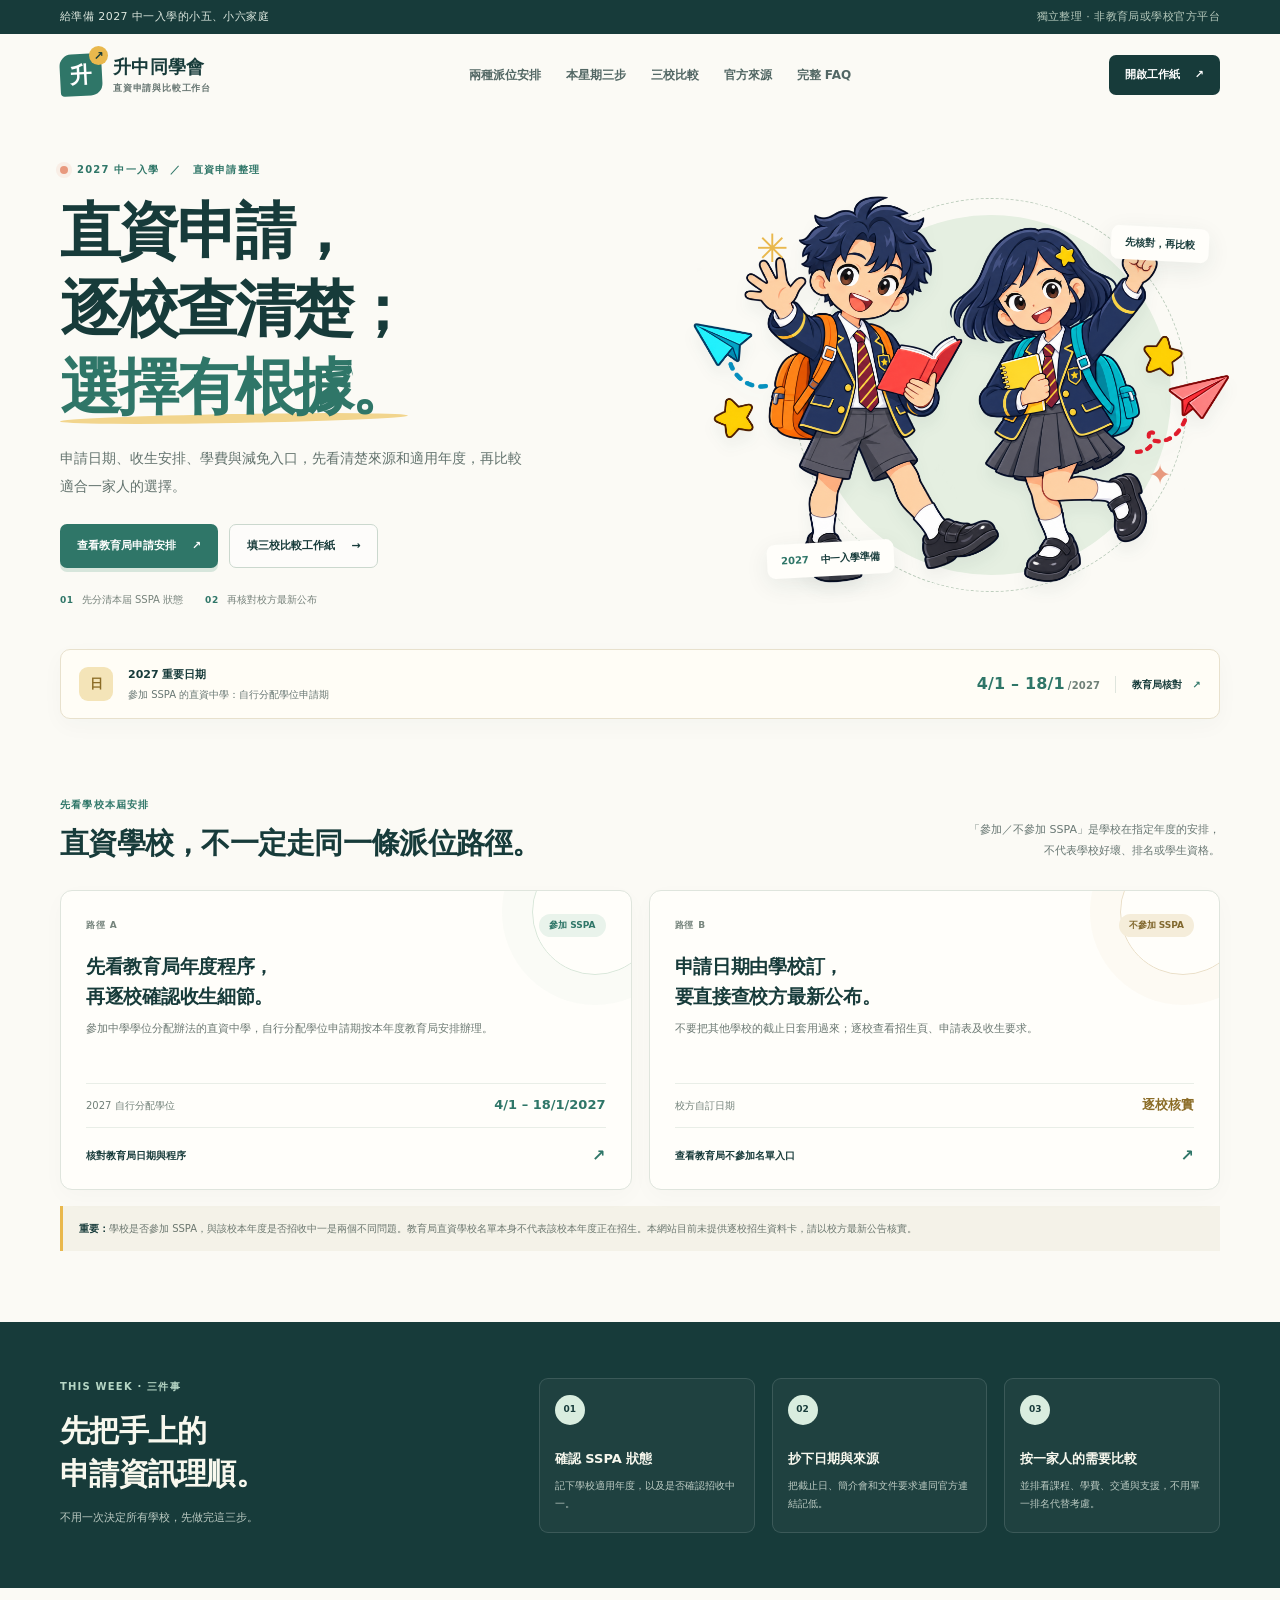
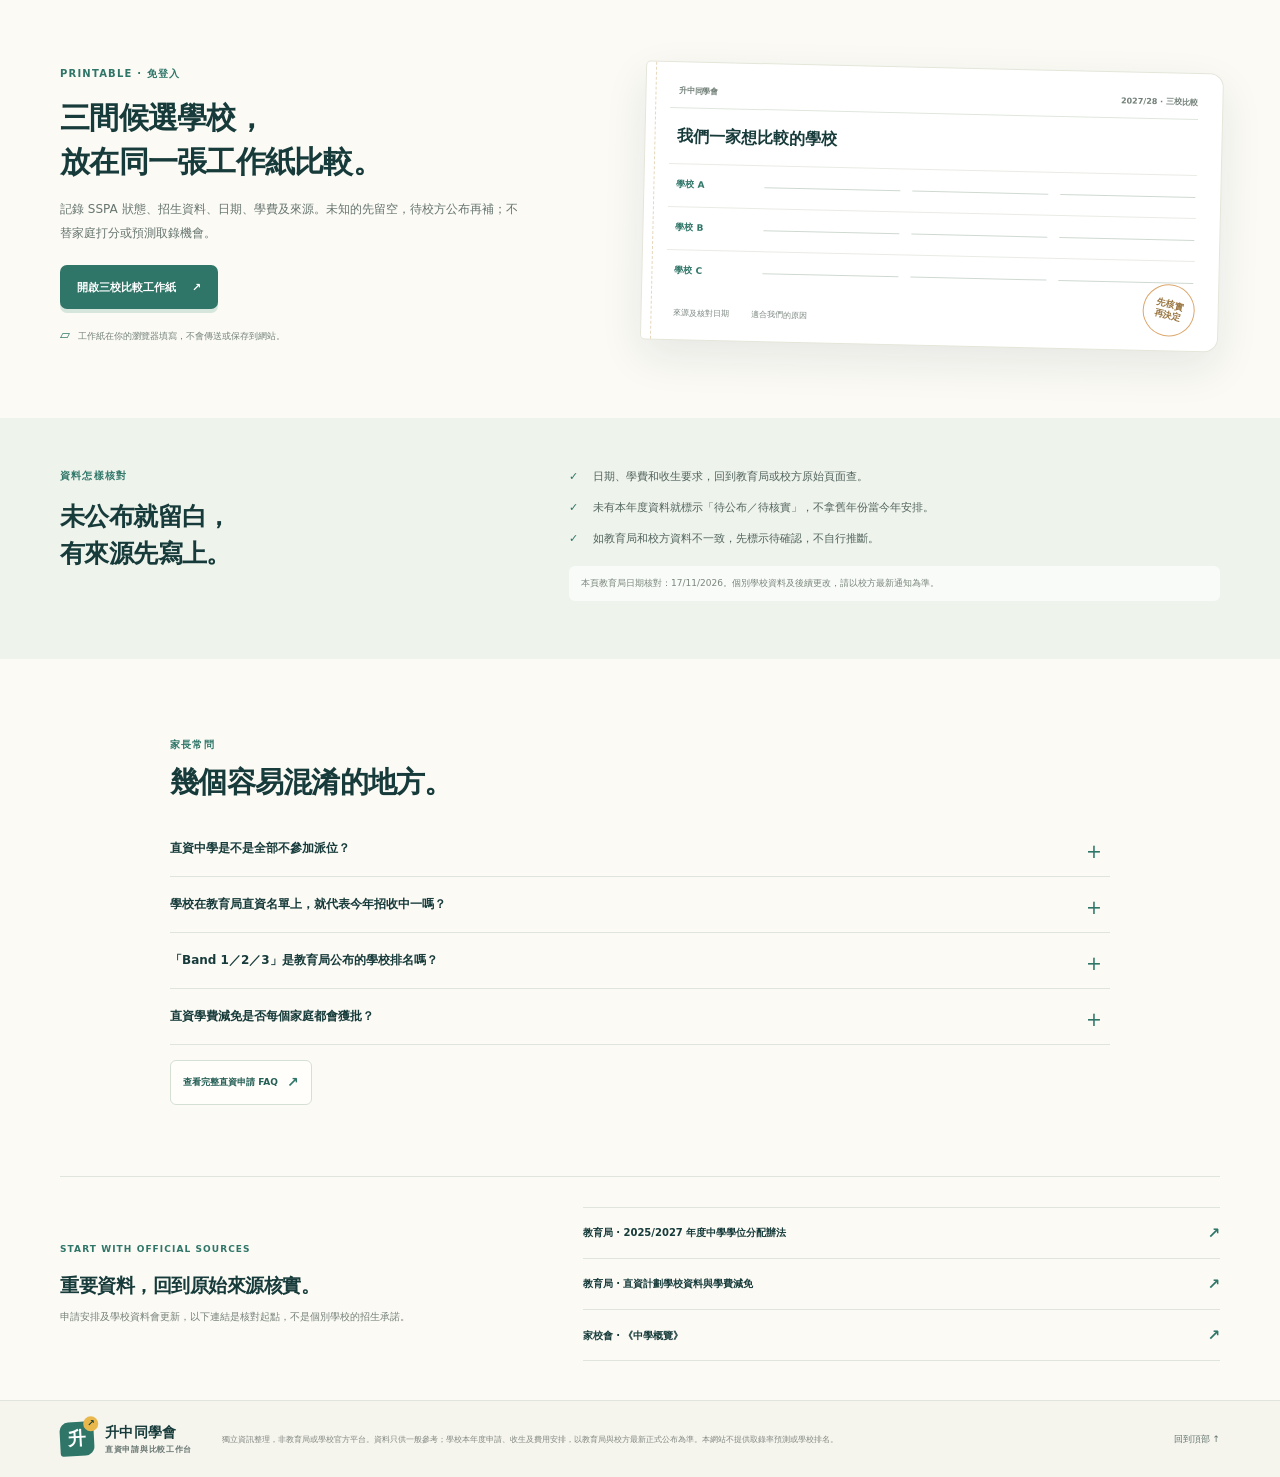
<file: index.html>
<!doctype html>
<html lang="zh-Hant-HK">
<head>
  <meta charset="utf-8">
  <meta name="viewport" content="width=device-width, initial-scale=1">
  <meta name="theme-color" content="#173b3a">
  <meta name="description" content="整理 2027 中一直資申請安排，分清參加與不參加 SSPA 的學校，核對日期、收生及學費來源，再用三校比較工作紙整理一家人的選擇。">
  <meta property="og:title" content="2027 直資中一申請與比較｜升中同學會">
  <meta property="og:description" content="直資申請有次序，升中選擇有根據。先分清本屆派位安排，再逐校核對官方資料。">
  <meta property="og:type" content="website">
  <title>2027 直資中一申請｜日期與選校比較｜升中同學會</title>
  <link rel="icon" href="favicon.svg" type="image/svg+xml">
  <link rel="stylesheet" href="style.css">
  <script src="app.js" defer></script>
</head>
<body>
  <a class="skip-link" href="#main">跳至主要內容</a>
  <div class="topline"><div class="wrap topline-inner"><span>給準備 2027 中一入學的小五、小六家庭</span><span>獨立整理 · 非教育局或學校官方平台</span></div></div>
  <header class="site-header wrap">
    <a class="brand" href="#top" aria-label="升中同學會首頁">
      <span class="brand-mark" aria-hidden="true">升<span>↗</span></span>
      <span class="brand-name">升中同學會<small>直資申請與比較工作台</small></span>
    </a>
    <nav class="main-nav" aria-label="主要導覽">
      <a href="#routes">兩種派位安排</a>
      <a href="#checklist">本星期三步</a>
      <a href="#worksheet">三校比較</a>
      <a href="#sources">官方來源</a>
      <a href="faq.html">完整 FAQ</a>
    </nav>
    <a class="header-cta" href="worksheet.html">開啟工作紙 <span aria-hidden="true">↗</span></a>
  </header>

  <main id="main">
    <section class="hero wrap" id="top">
      <div class="hero-copy">
        <p class="eyebrow"><span class="eyebrow-dot"></span>2027 中一入學　／　直資申請整理</p>
        <h1>直資申請，<br>逐校查清楚；<br><em>選擇有根據。</em></h1>
        <p class="hero-lead">申請日期、收生安排、學費與減免入口，先看清楚來源和適用年度，再比較適合一家人的選擇。</p>
        <div class="hero-actions">
          <a class="button button-primary" href="https://www.edb.gov.hk/tc/edu-system/primary-secondary/spa-systems/secondary-spa/general-info/index.html" target="_blank" rel="noopener noreferrer">查看教育局申請安排 <span aria-hidden="true">↗</span></a>
          <a class="button button-quiet" href="worksheet.html">填三校比較工作紙 <span aria-hidden="true">→</span></a>
        </div>
        <div class="hero-proof"><span><b>01</b> 先分清本屆 SSPA 狀態</span><span><b>02</b> 再核對校方最新公布</span></div>
      </div>
      <div class="hero-art" aria-label="升中同學會吉祥物小朗與小晴插畫">
        <div class="art-disc"></div><span class="art-star star-a" aria-hidden="true">✳</span><span class="art-star star-b" aria-hidden="true">✦</span>
        <div class="art-note note-top">先核對，再比較</div>
        <img src="mascots.png" alt="升中同學會吉祥物小朗與小晴，背着書包一起出發。" width="2304" height="1536" fetchpriority="high">
        <div class="art-note note-bottom"><span>2027</span> 中一入學準備</div>
      </div>
    </section>

    <section class="deadline-bar wrap" aria-label="2027 年自行分配學位申請日期">
      <div class="deadline-icon" aria-hidden="true">日</div>
      <div class="deadline-copy"><strong>2027 重要日期</strong><span>參加 SSPA 的直資中學：自行分配學位申請期</span></div>
      <div class="deadline-date">4/1 – 18/1<span>/2027</span></div>
      <a href="https://www.edb.gov.hk/tc/edu-system/primary-secondary/spa-systems/secondary-spa/general-info/index.html" target="_blank" rel="noopener noreferrer" aria-label="到教育局核對 2027 年申請日期">教育局核對 <b aria-hidden="true">↗</b></a>
    </section>

    <section class="section wrap route-section" id="routes">
      <div class="section-head">
        <div><p class="eyebrow">先看學校本屆安排</p><h2>直資學校，<br class="mobile-only">不一定走同一條派位路徑。</h2></div>
        <p class="head-note">「參加／不參加 SSPA」是學校在指定年度的安排，<br class="desktop-only">不代表學校好壞、排名或學生資格。</p>
      </div>
      <div class="route-grid">
        <article class="route-card route-participating">
          <div class="route-card-top"><span class="route-number">路徑 A</span><span class="status-pill">參加 SSPA</span></div>
          <h3>先看教育局年度程序，<br>再逐校確認收生細節。</h3>
          <p>參加中學學位分配辦法的直資中學，自行分配學位申請期按本年度教育局安排辦理。</p>
          <div class="route-date"><span>2027 自行分配學位</span><strong>4/1 – 18/1/2027</strong></div>
          <a class="card-link" href="https://www.edb.gov.hk/tc/edu-system/primary-secondary/spa-systems/secondary-spa/general-info/index.html" target="_blank" rel="noopener noreferrer">核對教育局日期與程序 <span aria-hidden="true">↗</span></a>
        </article>
        <article class="route-card route-independent">
          <div class="route-card-top"><span class="route-number">路徑 B</span><span class="status-pill">不參加 SSPA</span></div>
          <h3>申請日期由學校訂，<br>要直接查校方最新公布。</h3>
          <p>不要把其他學校的截止日套用過來；逐校查看招生頁、申請表及收生要求。</p>
          <div class="route-date"><span>校方自訂日期</span><strong>逐校核實</strong></div>
          <a class="card-link" href="https://www.edb.gov.hk/tc/edu-system/primary-secondary/spa-systems/secondary-spa/general-info/index.html" target="_blank" rel="noopener noreferrer">查看教育局不參加名單入口 <span aria-hidden="true">↗</span></a>
        </article>
      </div>
      <p class="scope-note"><strong>重要：</strong>學校是否參加 SSPA，與該校本年度是否招收中一是兩個不同問題。教育局直資學校名單本身不代表該校本年度正在招生。本網站目前未提供逐校招生資料卡，請以校方最新公告核實。</p>
    </section>

    <section class="steps-band" id="checklist">
      <div class="wrap steps-content">
        <div class="steps-intro"><p class="eyebrow eyebrow-light">THIS WEEK · 三件事</p><h2>先把手上的<br>申請資訊理順。</h2><p>不用一次決定所有學校，先做完這三步。</p></div>
        <ol class="step-list">
          <li><span>01</span><div><h3>確認 SSPA 狀態</h3><p>記下學校適用年度，以及是否確認招收中一。</p></div></li>
          <li><span>02</span><div><h3>抄下日期與來源</h3><p>把截止日、簡介會和文件要求連同官方連結記低。</p></div></li>
          <li><span>03</span><div><h3>按一家人的需要比較</h3><p>並排看課程、學費、交通與支援，不用單一排名代替考慮。</p></div></li>
        </ol>
      </div>
    </section>

    <section class="section wrap worksheet-section" id="worksheet">
      <div class="worksheet-copy"><p class="eyebrow">PRINTABLE · 免登入</p><h2>三間候選學校，<br>放在同一張工作紙比較。</h2><p>記錄 SSPA 狀態、招生資料、日期、學費及來源。未知的先留空，待校方公布再補；不替家庭打分或預測取錄機會。</p><a class="button button-primary" href="worksheet.html">開啟三校比較工作紙 <span aria-hidden="true">↗</span></a><p class="privacy-note"><span aria-hidden="true">▱</span> 工作紙在你的瀏覽器填寫，不會傳送或保存到網站。</p></div>
      <div class="worksheet-preview" aria-hidden="true">
        <div class="paper-head"><span>升中同學會</span><span>2027/28 · 三校比較</span></div>
        <div class="paper-title">我們一家想比較的學校</div>
        <div class="paper-row"><span>學校 A</span><i></i><i></i><i></i></div>
        <div class="paper-row"><span>學校 B</span><i></i><i></i><i></i></div>
        <div class="paper-row"><span>學校 C</span><i></i><i></i><i></i></div>
        <div class="paper-foot"><span>來源及核對日期</span><span>適合我們的原因</span></div>
        <span class="paper-stamp">先核實<br>再決定</span>
      </div>
    </section>

    <section class="verification-section">
      <div class="wrap verification-grid">
        <div><p class="eyebrow">資料怎樣核對</p><h2>未公布就留白，<br>有來源先寫上。</h2></div>
        <div class="verification-points">
          <p><span>✓</span> 日期、學費和收生要求，回到教育局或校方原始頁面查。</p>
          <p><span>✓</span> 未有本年度資料就標示「待公布／待核實」，不拿舊年份當今年安排。</p>
          <p><span>✓</span> 如教育局和校方資料不一致，先標示待確認，不自行推斷。</p>
          <p class="verified-date">本頁教育局日期核對：17/11/2026。個別學校資料及後續更改，請以校方最新通知為準。</p>
        </div>
      </div>
    </section>

    <section class="section wrap faq-section" id="faq">
      <div class="section-head"><div><p class="eyebrow">家長常問</p><h2>幾個容易混淆的地方。</h2></div></div>
      <div class="faq-list">
        <details><summary>直資中學是不是全部不參加派位？</summary><p>不是。直資中學可以參加或不參加中學學位分配辦法（SSPA）。要按指定年度教育局名單及學校公告逐校確認。</p></details>
        <details><summary>學校在教育局直資名單上，就代表今年招收中一嗎？</summary><p>不代表。學校是否提供本年度中一學額、是否正在招生，須另外查閱校方本年度公布。</p></details>
        <details><summary>「Band 1／2／3」是教育局公布的學校排名嗎？</summary><p>不是官方學校排名；坊間學校 Banding 亦不可與學生在派位機制內的組別混為一談。比較時可按課程、家庭需要、學費、地點及支援等條件逐項看。</p></details>
        <details><summary>直資學費減免是否每個家庭都會獲批？</summary><p>教育局要求直資學校設立學費減免和獎助學金計劃，但申請資格及校方程序各有不同。請查閱個別學校的最新計劃資料；本網站不推斷任何家庭的批核結果。</p></details>
      </div>
      <a class="faq-more" href="faq.html">查看完整直資申請 FAQ <span aria-hidden="true">↗</span></a>
    </section>

    <section class="source-section wrap" id="sources">
      <div><p class="eyebrow">START WITH OFFICIAL SOURCES</p><h2>重要資料，回到原始來源核實。</h2><p>申請安排及學校資料會更新，以下連結是核對起點，不是個別學校的招生承諾。</p></div>
      <div class="source-links">
        <a href="https://www.edb.gov.hk/tc/edu-system/primary-secondary/spa-systems/secondary-spa/general-info/index.html" target="_blank" rel="noopener noreferrer"><span>教育局 · 2025/2027 年度中學學位分配辦法</span><b aria-hidden="true">↗</b></a>
        <a href="https://www.edb.gov.hk/tc/edu-system/primary-secondary/applicable-to-primary-secondary/direct-subsidy-scheme/info-sch.html" target="_blank" rel="noopener noreferrer"><span>教育局 · 直資計劃學校資料與學費減免</span><b aria-hidden="true">↗</b></a>
        <a href="https://www.chsc.hk/secondary/" target="_blank" rel="noopener noreferrer"><span>家校會 · 《中學概覽》</span><b aria-hidden="true">↗</b></a>
      </div>
    </section>
  </main>

  <footer class="site-footer">
    <div class="wrap footer-inner">
      <a class="brand footer-brand" href="#top"><span class="brand-mark" aria-hidden="true">升<span>↗</span></span><span class="brand-name">升中同學會<small>直資申請與比較工作台</small></span></a>
      <p>獨立資訊整理，非教育局或學校官方平台。資料只供一般參考；學校本年度申請、收生及費用安排，以教育局與校方最新正式公布為準。本網站不提供取錄率預測或學校排名。</p>
      <a class="back-top" href="#top">回到頂部 ↑</a>
    </div>
  </footer>
</body>
</html>
</file>
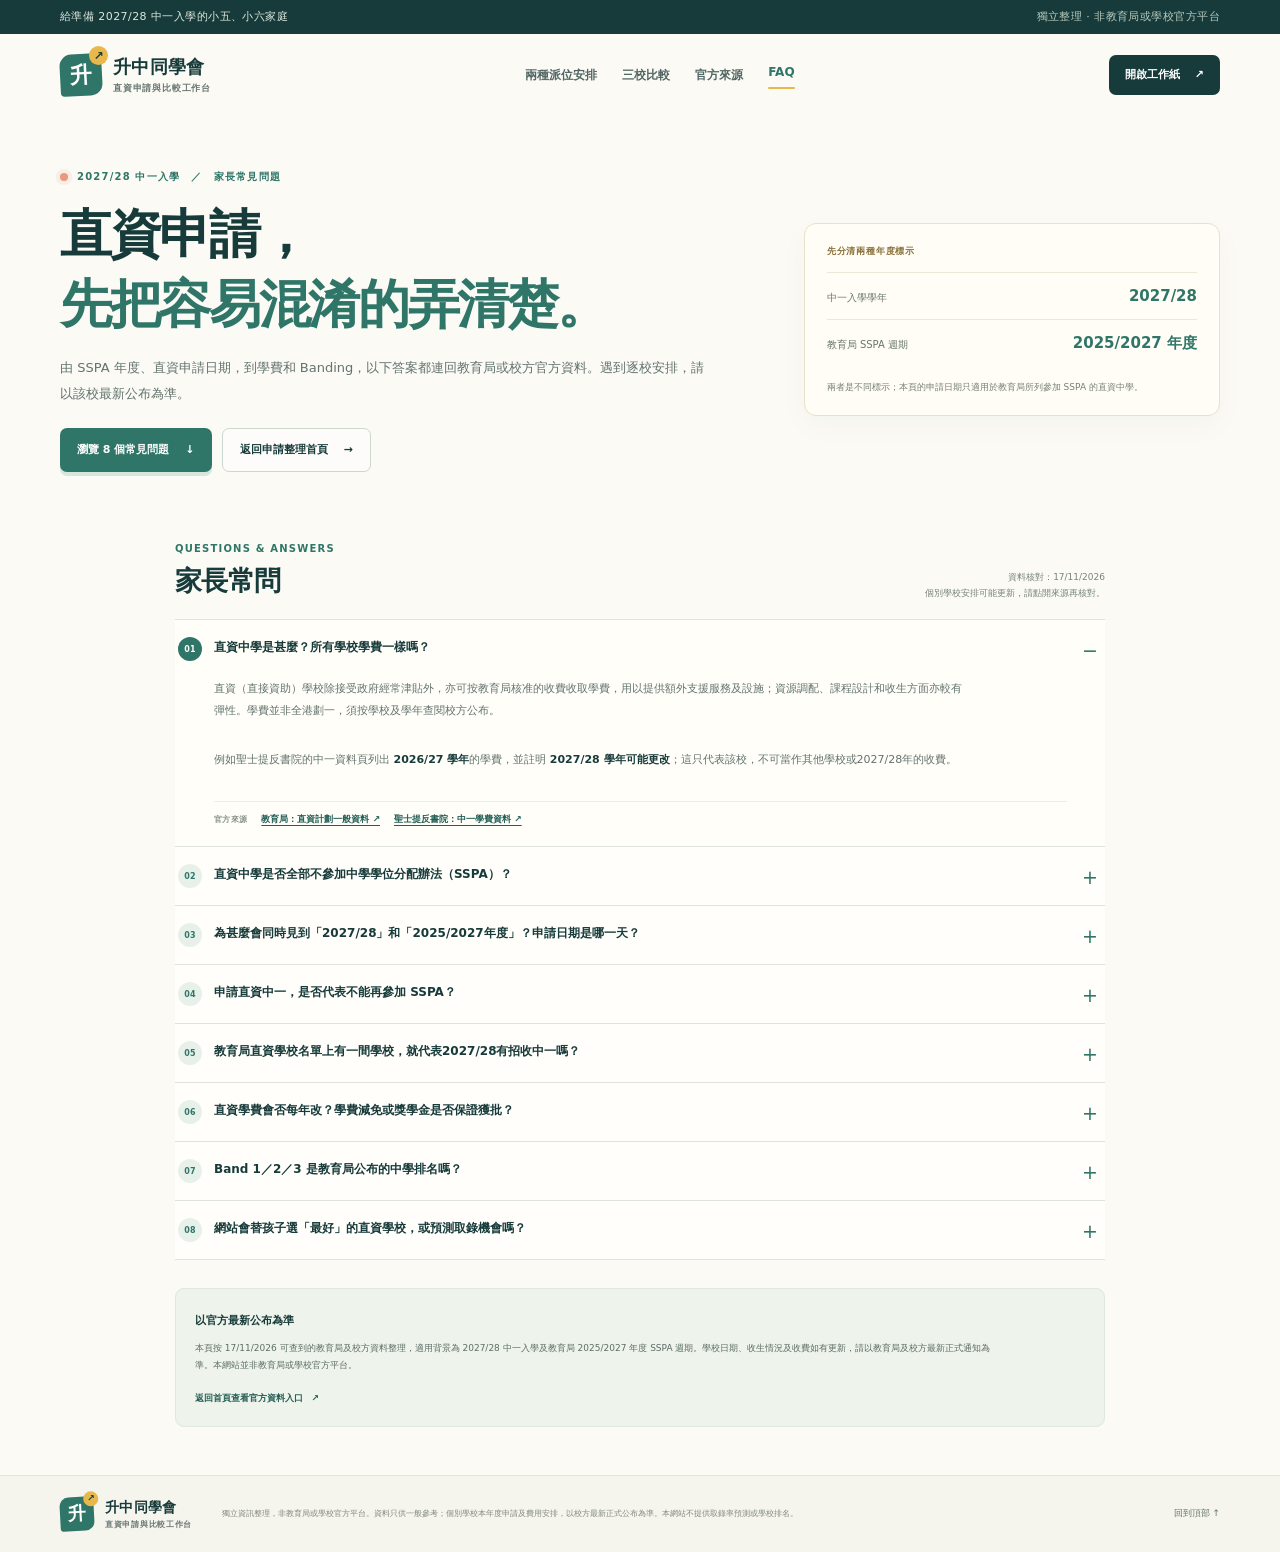
<file: faq.html>
<!doctype html>
<html lang="zh-Hant-HK">
<head>
  <meta charset="utf-8">
  <meta name="viewport" content="width=device-width, initial-scale=1">
  <meta name="theme-color" content="#173b3a">
  <meta name="description" content="整理2027/28直資中一申請、SSPA年度安排、申請日期、學費減免及Banding常見問題；附教育局及校方官方來源。">
  <meta property="og:title" content="直資中一申請 FAQ｜升中同學會">
  <meta property="og:description" content="分清2027/28中一入學與2025/2027年度SSPA安排，逐題回到教育局及校方來源核實。">
  <meta property="og:type" content="website">
  <title>直資中一申請 FAQ｜升中同學會</title>
  <link rel="icon" href="favicon.svg" type="image/svg+xml">
  <link rel="stylesheet" href="style.css">
</head>
<body>
  <a class="skip-link" href="#main">跳至主要內容</a>
  <div class="topline"><div class="wrap topline-inner"><span>給準備 2027/28 中一入學的小五、小六家庭</span><span>獨立整理 · 非教育局或學校官方平台</span></div></div>
  <header class="site-header wrap faq-site-header">
    <a class="brand" href="index.html#top" aria-label="升中同學會首頁">
      <span class="brand-mark" aria-hidden="true">升<span>↗</span></span>
      <span class="brand-name">升中同學會<small>直資申請與比較工作台</small></span>
    </a>
    <nav class="main-nav" aria-label="主要導覽">
      <a href="index.html#routes">兩種派位安排</a>
      <a href="index.html#worksheet">三校比較</a>
      <a href="index.html#sources">官方來源</a>
      <a href="faq.html" aria-current="page">FAQ</a>
    </nav>
    <a class="header-cta" href="worksheet.html">開啟工作紙 <span aria-hidden="true">↗</span></a>
  </header>

  <main id="main" class="faq-page-main">
    <section class="faq-page-hero wrap">
      <div>
        <p class="eyebrow"><span class="eyebrow-dot"></span>2027/28 中一入學　／　家長常見問題</p>
        <h1>直資申請，<br><em>先把容易混淆的弄清楚。</em></h1>
        <p class="faq-page-lead">由 SSPA 年度、直資申請日期，到學費和 Banding，以下答案都連回教育局或校方官方資料。遇到逐校安排，請以該校最新公布為準。</p>
        <div class="faq-page-actions">
          <a class="button button-primary" href="#questions">瀏覽 8 個常見問題 <span aria-hidden="true">↓</span></a>
          <a class="button button-quiet" href="index.html">返回申請整理首頁 <span aria-hidden="true">→</span></a>
        </div>
      </div>
      <aside class="faq-year-card" aria-label="本頁適用年度">
        <span class="faq-card-label">先分清兩種年度標示</span>
        <div><small>中一入學學年</small><strong>2027/28</strong></div>
        <div><small>教育局 SSPA 週期</small><strong>2025/2027 年度</strong></div>
        <p>兩者是不同標示；本頁的申請日期只適用於教育局所列參加 SSPA 的直資中學。</p>
      </aside>
    </section>

    <section class="faq-page-content wrap" id="questions" aria-labelledby="faq-heading">
      <div class="faq-page-heading">
        <div><p class="eyebrow">QUESTIONS & ANSWERS</p><h2 id="faq-heading">家長常問</h2></div>
        <p>資料核對：17/11/2026<br>個別學校安排可能更新，請點開來源再核對。</p>
      </div>

      <div class="faq-list faq-page-list">
        <details open>
          <summary><span class="faq-index">01</span><span>直資中學是甚麼？所有學校學費一樣嗎？</span></summary>
          <div class="faq-answer">
            <p>直資（直接資助）學校除接受政府經常津貼外，亦可按教育局核准的收費收取學費，用以提供額外支援服務及設施；資源調配、課程設計和收生方面亦較有彈性。學費並非全港劃一，須按學校及學年查閱校方公布。</p>
            <p>例如聖士提反書院的中一資料頁列出 <strong>2026/27 學年</strong>的學費，並註明 <strong>2027/28 學年可能更改</strong>；這只代表該校，不可當作其他學校或2027/28年的收費。</p>
            <div class="faq-citations"><span>官方來源</span><a href="https://www.edb.gov.hk/tc/edu-system/primary-secondary/applicable-to-primary-secondary/direct-subsidy-scheme/info-sch.html" target="_blank" rel="noopener noreferrer">教育局：直資計劃一般資料 ↗</a><a href="https://www.ssc.edu.hk/en/site/view?name=Notes+to+Parents_S1" target="_blank" rel="noopener noreferrer">聖士提反書院：中一學費資料 ↗</a></div>
          </div>
        </details>

        <details>
          <summary><span class="faq-index">02</span><span>直資中學是否全部不參加中學學位分配辦法（SSPA）？</span></summary>
          <div class="faq-answer">
            <p>不是。教育局的 <strong>2025/2027 年度</strong>資料分列參加與不參加 SSPA 的直資中學，並有該年度不參加派位直資中學名單。申請2027/28中一時，應按本屆名單及學校最新公布逐校核對；「直資」身份本身不能判斷派位狀態。</p>
            <p>這個標籤只說明學校在指定年度的安排，不代表學生資格、學校等級或錄取機會。</p>
            <div class="faq-citations"><span>官方來源</span><a href="https://www.edb.gov.hk/tc/edu-system/primary-secondary/spa-systems/secondary-spa/general-info/index.html" target="_blank" rel="noopener noreferrer">教育局：2025/2027年度中學學位分配辦法 ↗</a><a href="https://www.edb.gov.hk/attachment/tc/edu-system/primary-secondary/spa-systems/secondary-spa/general-info/NDSS_List_SSPA2027.pdf" target="_blank" rel="noopener noreferrer">教育局：不參加2025/2027年度派位的直資中學名單 ↗</a></div>
          </div>
        </details>

        <details>
          <summary><span class="faq-index">03</span><span>為甚麼會同時見到「2027/28」和「2025/2027年度」？申請日期是哪一天？</span></summary>
          <div class="faq-answer">
            <p>教育局資料分別使用「2027/28學年」描述中一入學學年，以及「2025/2027年度」描述 SSPA 週期，兩者是不同標示。參加 SSPA 的直資中學，自行分配學位申請期為 <strong>4/1/2027 至 18/1/2027</strong>。</p>
            <p>這個日期不適用於不參加 SSPA 的直資中學；其申請日期由學校自行訂定，請查校方最新公布。</p>
            <div class="faq-citations"><span>官方來源</span><a href="https://www.edb.gov.hk/tc/edu-system/primary-secondary/spa-systems/secondary-spa/general-info/index.html" target="_blank" rel="noopener noreferrer">教育局：中學學位分配辦法內容（中文）↗</a><a href="https://www.edb.gov.hk/en/edu-system/primary-secondary/spa-systems/secondary-spa/general-info/index.html" target="_blank" rel="noopener noreferrer">教育局：SSPA 2025/2027 Cycle（英文）↗</a></div>
          </div>
        </details>

        <details>
          <summary><span class="faq-index">04</span><span>申請直資中一，是否代表不能再參加 SSPA？</span></summary>
          <div class="faq-answer">
            <p>不要把「申請」和「接受學位」混為一談。參加 SSPA 與不參加 SSPA 的直資學校，申請及派位安排不同；如收到取錄通知，應按 <strong>2025/2027年度教育局家長單張</strong>和該校書面通知，確認接受、回覆及放棄學位的程序與期限。</p>
            <p class="faq-caution"><strong>重要：</strong>這題涉及個別家庭的學位選擇；本頁不代替教育局當屆完整程序，也不以通用答案判斷某一個取錄通知。請直接核對原單張及校方通知。</p>
            <div class="faq-citations"><span>官方來源</span><a href="https://www.edb.gov.hk/attachment/tc/edu-system/primary-secondary/spa-systems/secondary-spa/general-info/SSPA_2027_leaflet_TC.pdf" target="_blank" rel="noopener noreferrer">教育局：2025/2027年度中學學位分配辦法簡介單張 ↗</a><a href="https://www.edb.gov.hk/tc/edu-system/primary-secondary/spa-systems/secondary-spa/general-info/index.html" target="_blank" rel="noopener noreferrer">教育局：中學學位分配辦法內容 ↗</a></div>
          </div>
        </details>

        <details>
          <summary><span class="faq-index">05</span><span>教育局直資學校名單上有一間學校，就代表2027/28有招收中一嗎？</span></summary>
          <div class="faq-answer">
            <p>不代表。教育局直資及 SSPA 資料說明學校類別和特定年度的派位安排，不能單憑列入名單確認學校2027/28有招收中一。請逐校查看招生頁、申請表和截止日期。</p>
            <p>例如羅定邦中學校方網站另有「2027/28中一入學」資料；這只是一間學校的例子，不代表其他學校或完整招生名單。</p>
            <div class="faq-citations"><span>官方來源</span><a href="https://www.edb.gov.hk/en/edu-system/primary-secondary/spa-systems/secondary-spa/general-info/index.html" target="_blank" rel="noopener noreferrer">教育局：SSPA 2025/2027年度資料 ↗</a><a href="https://www.ltpss.edu.hk/en/s1-admission-info-days-%E4%B8%AD%E4%B8%80%E5%85%A5%E5%AD%B8%E7%94%B3%E8%AB%8B%E5%8F%8A%E8%B3%87%E8%A8%8A%E6%97%A5" target="_blank" rel="noopener noreferrer">羅定邦中學：2027/28中一入學申請及資訊日 ↗</a></div>
          </div>
        </details>

        <details>
          <summary><span class="faq-index">06</span><span>直資學費會否每年改？學費減免或獎學金是否保證獲批？</span></summary>
          <div class="faq-answer">
            <p>直資學校按教育局發出的收費證明書所列數額收費；費用可能按學年調整，應查校方最新公布。教育局要求直資學校設立學費減免及獎學金計劃，並至少撥出學費總收入的10%；但這不代表每位申請人都會獲批，資格、評估方法和資助條件須逐校查看。</p>
            <div class="faq-citations"><span>官方來源</span><a href="https://www.edb.gov.hk/tc/edu-system/primary-secondary/applicable-to-primary-secondary/direct-subsidy-scheme/info-sch.html" target="_blank" rel="noopener noreferrer">教育局：直資學校收費與學費減免要求 ↗</a><a href="https://www.fssas.edu.hk/tc/content.php?wid=167" target="_blank" rel="noopener noreferrer">學校例子：福建中學附屬學校學費及獎助學金頁 ↗</a></div>
            <p class="faq-source-note">福建中學附屬學校頁面只作校方資料格式例子；未確認該頁「本年度」金額所屬學年，本頁不引用其學費數字。該校對2027/28學費亦標示可能調整、仍待審批。</p>
          </div>
        </details>

        <details>
          <summary><span class="faq-index">07</span><span>Band 1／2／3 是教育局公布的中學排名嗎？</span></summary>
          <div class="faq-answer">
            <p>不是。教育局所述 Band 1／2／3 是參加 SSPA 學生的派位組別，按經調整的校內成績在全港或所屬學校網內平均劃分，供統一派位甲部及乙部安排派位先後次序；不是中學排名。</p>
            <p>全港組別與學校網組別可以不同；派位組別也不是小六成績的絕對標準，不能單憑校內名次準確預測個別學生組別。</p>
            <div class="faq-citations"><span>官方來源</span><a href="https://www.edb.gov.hk/attachment/tc/edu-system/primary-secondary/spa-systems/secondary-spa/general-info/FAQ_SSPA_2027_Sept_CA_TC.pdf" target="_blank" rel="noopener noreferrer">教育局：2025–2027年度中學學位分配辦法常見問題 ↗</a><a href="https://www.edb.gov.hk/tc/edu-system/primary-secondary/spa-systems/secondary-spa/general-info/index.html" target="_blank" rel="noopener noreferrer">教育局：SSPA 2025/2027年度資料 ↗</a></div>
          </div>
        </details>

        <details>
          <summary><span class="faq-index">08</span><span>網站會替孩子選「最好」的直資學校，或預測取錄機會嗎？</span></summary>
          <div class="faq-answer">
            <p>不會。升中同學會整理可核對的申請資料，並提供按家庭條件比較的工具；不替學校排名、不用單一分數決定「最好」，也不預測個別學生取錄率。</p>
            <p>你可以按家庭重視的課程、申請安排、學費、地點及學生支援逐項比較；日期、收生和費用則回到教育局或校方最新公布核實。</p>
            <div class="faq-citations"><span>相關官方入口</span><a href="https://www.edb.gov.hk/tc/edu-system/primary-secondary/spa-systems/secondary-spa/general-info/index.html" target="_blank" rel="noopener noreferrer">教育局：中學學位分配辦法內容 ↗</a><a href="https://www.edb.gov.hk/tc/edu-system/primary-secondary/applicable-to-primary-secondary/direct-subsidy-scheme/info-sch.html" target="_blank" rel="noopener noreferrer">教育局：直資計劃學校資料 ↗</a></div>
          </div>
        </details>
      </div>

      <aside class="faq-bottom-note">
        <strong>以官方最新公布為準</strong>
        <p>本頁按 17/11/2026 可查到的教育局及校方資料整理，適用背景為 2027/28 中一入學及教育局 2025/2027 年度 SSPA 週期。學校日期、收生情況及收費如有更新，請以教育局及校方最新正式通知為準。本網站並非教育局或學校官方平台。</p>
        <a href="index.html#sources">返回首頁查看官方資料入口 <span aria-hidden="true">↗</span></a>
      </aside>
    </section>
  </main>

  <footer class="site-footer">
    <div class="wrap footer-inner">
      <a class="brand footer-brand" href="index.html#top"><span class="brand-mark" aria-hidden="true">升<span>↗</span></span><span class="brand-name">升中同學會<small>直資申請與比較工作台</small></span></a>
      <p>獨立資訊整理，非教育局或學校官方平台。資料只供一般參考；個別學校本年度申請及費用安排，以校方最新正式公布為準。本網站不提供取錄率預測或學校排名。</p>
      <a class="back-top" href="#main">回到頂部 ↑</a>
    </div>
  </footer>
</body>
</html>
</file>
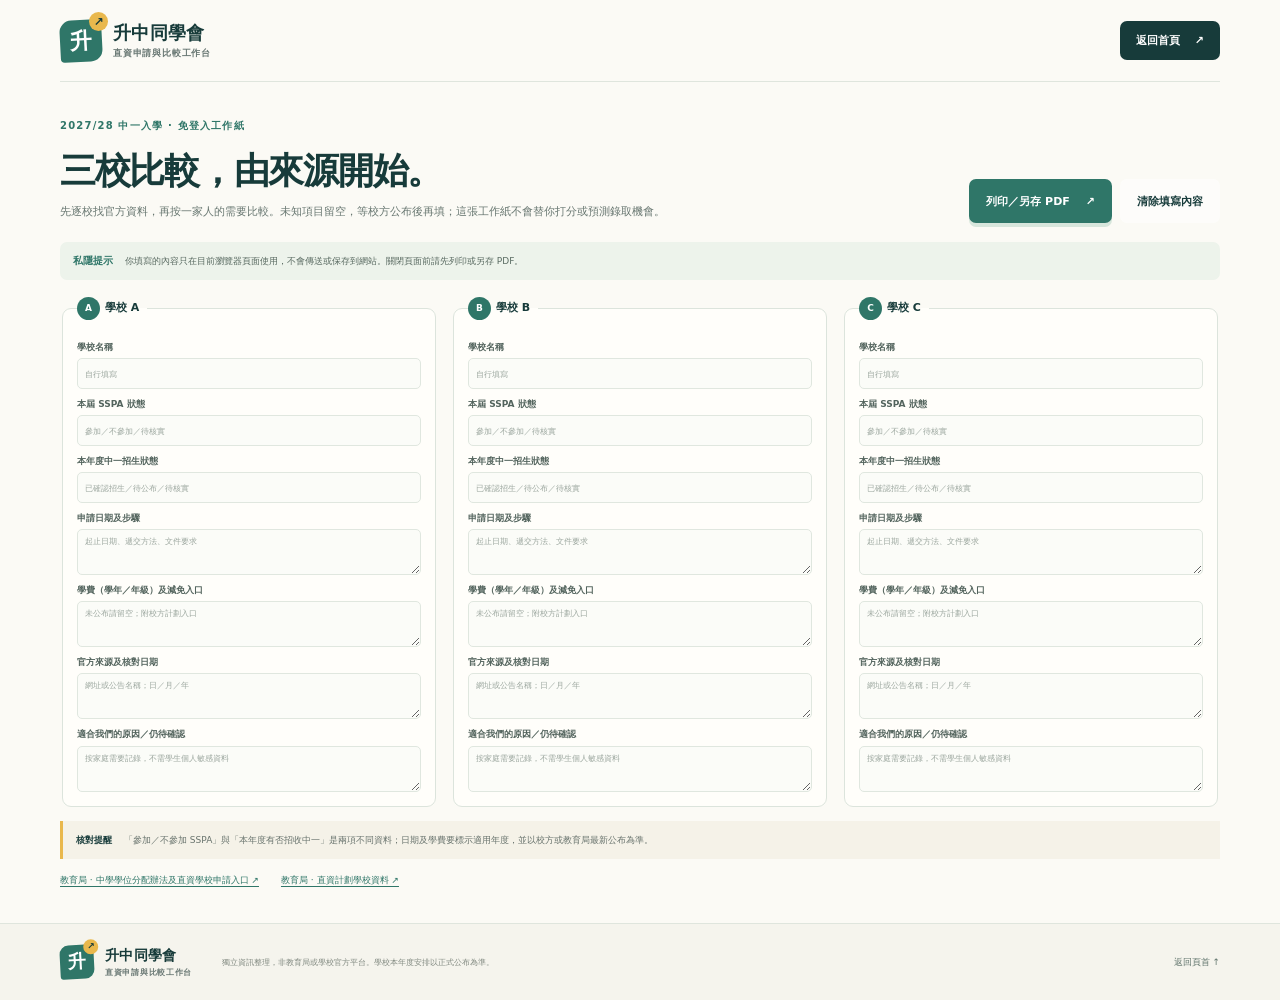
<file: worksheet.html>
<!doctype html>
<html lang="zh-Hant-HK">
<head>
  <meta charset="utf-8">
  <meta name="viewport" content="width=device-width, initial-scale=1">
  <meta name="theme-color" content="#173b3a">
  <meta name="description" content="免登入三校比較工作紙：記錄 2027/28 直資中一申請的 SSPA 狀態、招生資料、學費及官方來源，並可列印或另存 PDF。">
  <title>三校比較工作紙｜升中同學會</title>
  <link rel="icon" href="favicon.svg" type="image/svg+xml">
  <link rel="stylesheet" href="style.css">
  <script src="app.js" defer></script>
</head>
<body class="worksheet-page">
  <a class="skip-link" href="#main">跳至主要內容</a>
  <header class="site-header wrap worksheet-header">
    <a class="brand" href="index.html" aria-label="返回升中同學會首頁"><span class="brand-mark" aria-hidden="true">升<span>↗</span></span><span class="brand-name">升中同學會<small>直資申請與比較工作台</small></span></a>
    <a class="header-cta" href="index.html">返回首頁 <span aria-hidden="true">↗</span></a>
  </header>
  <main id="main" class="wrap worksheet-main">
    <div class="worksheet-title-row">
      <div><p class="eyebrow">2027/28 中一入學 · 免登入工作紙</p><h1>三校比較，<br class="mobile-only">由來源開始。</h1><p class="worksheet-lead">先逐校找官方資料，再按一家人的需要比較。未知項目留空，等校方公布後再填；這張工作紙不會替你打分或預測錄取機會。</p></div>
      <div class="worksheet-actions screen-only"><button class="button button-primary" type="button" data-print>列印／另存 PDF <span aria-hidden="true">↗</span></button><button class="button button-quiet" type="button" data-reset-form="comparison-form">清除填寫內容</button></div>
    </div>
    <div class="privacy-banner screen-only"><strong>私隱提示</strong><span>你填寫的內容只在目前瀏覽器頁面使用，不會傳送或保存到網站。關閉頁面前請先列印或另存 PDF。</span></div>
    <form id="comparison-form" autocomplete="off">
      <div class="comparison-grid">
        <fieldset class="school-sheet"><legend><span>A</span>學校 A</legend>
          <label>學校名稱<input type="text" name="a-school" placeholder="自行填寫"></label>
          <label>本屆 SSPA 狀態<input type="text" name="a-sspa" placeholder="參加／不參加／待核實"></label>
          <label>本年度中一招生狀態<input type="text" name="a-intake" placeholder="已確認招生／待公布／待核實"></label>
          <label>申請日期及步驟<textarea name="a-dates" rows="2" placeholder="起止日期、遞交方法、文件要求"></textarea></label>
          <label>學費（學年／年級）及減免入口<textarea name="a-fees" rows="2" placeholder="未公布請留空；附校方計劃入口"></textarea></label>
          <label>官方來源及核對日期<textarea name="a-source" rows="2" placeholder="網址或公告名稱；日／月／年"></textarea></label>
          <label>適合我們的原因／仍待確認<textarea name="a-notes" rows="2" placeholder="按家庭需要記錄，不需學生個人敏感資料"></textarea></label>
        </fieldset>
        <fieldset class="school-sheet"><legend><span>B</span>學校 B</legend>
          <label>學校名稱<input type="text" name="b-school" placeholder="自行填寫"></label>
          <label>本屆 SSPA 狀態<input type="text" name="b-sspa" placeholder="參加／不參加／待核實"></label>
          <label>本年度中一招生狀態<input type="text" name="b-intake" placeholder="已確認招生／待公布／待核實"></label>
          <label>申請日期及步驟<textarea name="b-dates" rows="2" placeholder="起止日期、遞交方法、文件要求"></textarea></label>
          <label>學費（學年／年級）及減免入口<textarea name="b-fees" rows="2" placeholder="未公布請留空；附校方計劃入口"></textarea></label>
          <label>官方來源及核對日期<textarea name="b-source" rows="2" placeholder="網址或公告名稱；日／月／年"></textarea></label>
          <label>適合我們的原因／仍待確認<textarea name="b-notes" rows="2" placeholder="按家庭需要記錄，不需學生個人敏感資料"></textarea></label>
        </fieldset>
        <fieldset class="school-sheet"><legend><span>C</span>學校 C</legend>
          <label>學校名稱<input type="text" name="c-school" placeholder="自行填寫"></label>
          <label>本屆 SSPA 狀態<input type="text" name="c-sspa" placeholder="參加／不參加／待核實"></label>
          <label>本年度中一招生狀態<input type="text" name="c-intake" placeholder="已確認招生／待公布／待核實"></label>
          <label>申請日期及步驟<textarea name="c-dates" rows="2" placeholder="起止日期、遞交方法、文件要求"></textarea></label>
          <label>學費（學年／年級）及減免入口<textarea name="c-fees" rows="2" placeholder="未公布請留空；附校方計劃入口"></textarea></label>
          <label>官方來源及核對日期<textarea name="c-source" rows="2" placeholder="網址或公告名稱；日／月／年"></textarea></label>
          <label>適合我們的原因／仍待確認<textarea name="c-notes" rows="2" placeholder="按家庭需要記錄，不需學生個人敏感資料"></textarea></label>
        </fieldset>
      </div>
    </form>
    <aside class="worksheet-reminder"><strong>核對提醒</strong><span>「參加／不參加 SSPA」與「本年度有否招收中一」是兩項不同資料；日期及學費要標示適用年度，並以校方或教育局最新公布為準。</span></aside>
    <div class="worksheet-source screen-only"><a href="https://www.edb.gov.hk/tc/edu-system/primary-secondary/spa-systems/secondary-spa/general-info/index.html" target="_blank" rel="noopener noreferrer">教育局 · 中學學位分配辦法及直資學校申請入口 ↗</a><a href="https://www.edb.gov.hk/tc/edu-system/primary-secondary/applicable-to-primary-secondary/direct-subsidy-scheme/info-sch.html" target="_blank" rel="noopener noreferrer">教育局 · 直資計劃學校資料 ↗</a></div>
  </main>
  <footer class="site-footer"><div class="wrap footer-inner"><a class="brand footer-brand" href="index.html"><span class="brand-mark" aria-hidden="true">升<span>↗</span></span><span class="brand-name">升中同學會<small>直資申請與比較工作台</small></span></a><p>獨立資訊整理，非教育局或學校官方平台。學校本年度安排以正式公布為準。</p><a class="back-top" href="#main">返回頁首 ↑</a></div></footer>
</body>
</html>
</file>
<file: style.css>
@charset "UTF-8";
:root{--ink:#173b3a;--ink-2:#264b48;--jade:#2f7668;--jade-dark:#245f55;--mint:#e8f1e9;--cream:#fbfaf5;--paper:#fffefa;--gold:#e9b84d;--muted:#687773;--line:#dfe5dd;--rose:#e8997e;--shadow:0 16px 44px rgba(23,59,58,.09)}
*{box-sizing:border-box}html{scroll-behavior:smooth;scroll-padding-top:22px}body{margin:0;background:var(--cream);color:var(--ink);font-family:system-ui,-apple-system,"Noto Sans TC","Noto Sans HK","PingFang TC","Microsoft JhengHei",sans-serif;font-size:15px;line-height:1.75}a{color:inherit;text-decoration:none}button,input,textarea{font:inherit}a:focus-visible,button:focus-visible,input:focus-visible,textarea:focus-visible,summary:focus-visible{outline:3px solid var(--gold);outline-offset:4px}.wrap{width:min(1160px,calc(100% - 56px));margin-inline:auto}.skip-link{position:absolute;z-index:10;top:-70px;left:12px;padding:9px 13px;background:var(--ink);color:white;border-radius:6px}.skip-link:focus{top:10px}.topline{background:var(--ink);color:#dce7de;font-size:11px;letter-spacing:.04em}.topline-inner{min-height:34px;display:flex;align-items:center;justify-content:space-between;gap:12px}.topline-inner span:last-child{color:#b6c9bc}.site-header{height:82px;display:flex;align-items:center;justify-content:space-between;gap:26px}.brand{display:flex;align-items:center;gap:11px;flex:none}.brand-mark{position:relative;display:grid;place-items:center;width:42px;height:42px;border-radius:12px 12px 12px 4px;background:var(--jade);color:#fff;font-size:22px;font-weight:900;transform:rotate(-3deg)}.brand-mark>span{position:absolute;top:-7px;right:-7px;width:19px;height:19px;display:grid;place-items:center;background:var(--gold);border-radius:50%;font-size:12px;color:var(--ink);transform:rotate(3deg)}.brand-name{font-size:18px;line-height:1.3;font-weight:850;letter-spacing:.02em}.brand-name small{display:block;font-size:9px;letter-spacing:.09em;color:var(--muted);font-weight:600;margin-top:4px}.main-nav{display:flex;align-items:center;gap:25px;font-size:12px;font-weight:600;color:#526764}.main-nav a:hover,.source-links a:hover{color:var(--jade)}.header-cta{display:inline-flex;align-items:center;gap:15px;background:var(--ink);color:#fff;padding:10px 16px;border-radius:7px;font-size:11px;font-weight:700;white-space:nowrap}.header-cta:hover{background:var(--jade-dark)}
.hero{display:grid;grid-template-columns:1.04fr .96fr;align-items:center;gap:36px;padding-top:45px;padding-bottom:33px;min-height:464px}.eyebrow{margin:0 0 13px;color:var(--jade);font-size:10px;font-weight:800;letter-spacing:.12em;text-transform:uppercase}.hero .eyebrow{display:flex;align-items:center;gap:9px}.eyebrow-dot{width:8px;height:8px;border-radius:50%;background:var(--rose);box-shadow:0 0 0 4px #e8997e20}.hero h1{font-size:clamp(42px,5.1vw,61px);font-weight:900;letter-spacing:-.045em;line-height:1.28;margin:0 0 18px}.hero h1 em{position:relative;font-style:normal;color:var(--jade)}.hero h1 em:after{content:"";position:absolute;z-index:-1;left:0;right:2px;bottom:-1px;height:9px;background:#f2d58d;border-radius:50%;transform:rotate(-1deg)}.hero-lead{max-width:465px;font-size:14px;color:#63736e;line-height:2;margin:0 0 24px}.hero-actions{display:flex;align-items:center;gap:11px;flex-wrap:wrap}.button{display:inline-flex;align-items:center;justify-content:center;gap:16px;min-height:44px;padding:11px 17px;border-radius:7px;font-size:11px;font-weight:750;transition:transform .18s,background .18s}.button:hover{transform:translateY(-2px)}.button-primary{background:var(--jade);color:white;box-shadow:0 4px 0 #d7e6dc}.button-primary:hover{background:var(--jade-dark)}.button-quiet{border:1px solid #cbd8ce;background:#ffffff8c;color:var(--ink)}.hero-proof{display:flex;gap:22px;margin-top:23px;color:#76827b;font-size:10px}.hero-proof b{color:var(--jade);font-size:9px;letter-spacing:.06em;margin-right:5px}.hero-art{position:relative;display:grid;place-items:center;min-width:0;min-height:365px;isolation:isolate}.hero-art img{position:relative;z-index:1;width:112%;max-width:590px;height:auto;margin-top:12px;filter:drop-shadow(0 10px 7px #173b3a0d)}.art-disc{position:absolute;z-index:-1;width:min(82%,360px);aspect-ratio:1;border-radius:50%;background:#e5efe1;right:9%;top:8%}.art-disc:after{content:"";position:absolute;inset:-17px;border:1px dashed #bdcdbd;border-radius:50%;transform:rotate(16deg)}.art-star{position:absolute;color:var(--gold);z-index:2}.star-a{font-size:39px;top:8%;left:14%}.star-b{font-size:27px;right:9%;bottom:22%;color:var(--rose)}.art-note{position:absolute;z-index:2;padding:8px 14px;border-radius:8px;background:#fffefa;box-shadow:0 7px 24px #193d3915;font-size:10px;font-weight:750;white-space:nowrap}.note-top{top:11%;right:2%;transform:rotate(3deg)}.note-bottom{bottom:3%;left:16%;transform:rotate(-3deg)}.note-bottom span{color:var(--jade);margin-right:8px}
.deadline-bar{display:flex;align-items:center;gap:15px;padding:15px 18px;margin-top:8px;border:1px solid #e8e1cd;border-radius:10px;background:#fffdf6;box-shadow:0 7px 22px #173b3a08}.deadline-icon{width:34px;height:34px;display:grid;place-items:center;flex:none;border-radius:9px;background:#f4e4b8;color:#8b6c26;font-size:13px;font-weight:900}.deadline-copy{display:flex;flex-direction:column;gap:1px;flex:1}.deadline-copy strong{font-size:11px}.deadline-copy span{font-size:10px;color:var(--muted)}.deadline-date{font-size:16px;font-weight:850;letter-spacing:.01em;white-space:nowrap;color:var(--jade)}.deadline-date span{font-size:10px;margin-left:3px;color:#708078}.deadline-bar>a{font-size:10px;font-weight:700;white-space:nowrap;border-left:1px solid var(--line);padding-left:16px}.deadline-bar>a b{color:var(--jade);margin-left:7px}
.section{padding-top:77px;padding-bottom:71px}.section-head{display:flex;justify-content:space-between;align-items:end;gap:24px;margin-bottom:25px}.section-head .eyebrow{margin-bottom:8px}h2{font-size:29px;line-height:1.48;letter-spacing:-.025em;margin:0;font-weight:850}.head-note{margin:0 0 3px;font-size:11px;line-height:1.9;color:var(--muted);text-align:right}.mobile-only{display:none}.route-grid{display:grid;grid-template-columns:1fr 1fr;gap:17px}.route-card{position:relative;overflow:hidden;padding:23px 25px 19px;border:1px solid var(--line);border-radius:12px;background:var(--paper);box-shadow:0 7px 23px #173b3a06}.route-card:before{position:absolute;content:"";width:124px;height:124px;border:1px solid #d9e7da;border-radius:50%;right:-27px;top:-42px;box-shadow:0 0 0 15px #fff0,0 0 0 30px #e6efe733}.route-independent:before{border-color:#eadfc8;box-shadow:0 0 0 15px #fff0,0 0 0 30px #f4ead733}.route-card-top{position:relative;display:flex;align-items:center;justify-content:space-between;gap:10px;margin-bottom:15px}.route-number{font-size:9px;font-weight:800;letter-spacing:.1em;color:#76847c;text-transform:uppercase}.status-pill{padding:4px 10px;border-radius:30px;background:#e9f3eb;color:var(--jade);font-size:9px;font-weight:800}.route-independent .status-pill{background:#f5edda;color:#82692f}.route-card h3{position:relative;font-size:19px;line-height:1.55;letter-spacing:-.015em;margin:0 0 8px}.route-card>p{position:relative;max-width:430px;min-height:48px;color:#6c7973;font-size:11px;line-height:1.9;margin:0 0 16px}.route-date{display:flex;align-items:center;justify-content:space-between;gap:12px;padding:10px 0;border-top:1px solid #e9eee7;border-bottom:1px solid #e9eee7}.route-date span{font-size:10px;color:#718078}.route-date strong{font-size:13px;color:var(--jade)}.route-independent .route-date strong{color:#8b6c26}.card-link{display:flex;align-items:center;justify-content:space-between;gap:12px;padding-top:14px;font-size:10px;font-weight:750}.card-link span{font-size:16px;color:var(--jade)}.scope-note{padding:13px 16px;margin:16px 0 0;border-left:3px solid var(--gold);background:#f4f2e8;color:#6b776f;font-size:10px;line-height:1.9}.scope-note strong{color:var(--ink)}
.steps-band{background:var(--ink);color:#f8f8ee}.steps-content{display:grid;grid-template-columns:.75fr 1.25fr;gap:70px;padding-top:56px;padding-bottom:55px}.eyebrow-light{color:#b6d6c5}.steps-intro h2{font-size:30px;line-height:1.45}.steps-intro>p:last-child{font-size:11px;color:#bdcbc3;margin:12px 0 0}.step-list{list-style:none;margin:0;padding:0;display:grid;grid-template-columns:repeat(3,1fr);gap:17px}.step-list li{display:flex;flex-direction:column;gap:23px;min-height:155px;padding:16px 15px;border:1px solid #ffffff20;border-radius:9px;background:#ffffff09}.step-list li>span{display:grid;place-items:center;width:30px;height:30px;border-radius:50%;background:#d9eddf;color:var(--ink);font-size:9px;font-weight:900}.step-list h3{font-size:13px;margin:0 0 6px}.step-list p{font-size:10px;line-height:1.85;color:#bdcbc3;margin:0}
.worksheet-section{display:grid;grid-template-columns:.95fr 1.05fr;align-items:center;gap:60px}.worksheet-copy h2{font-size:30px;margin-bottom:13px}.worksheet-copy>p:not(.eyebrow):not(.privacy-note){max-width:460px;color:#677570;font-size:12px;line-height:2;margin:0 0 20px}.privacy-note{margin:15px 0 0;font-size:9px;color:#74827a}.privacy-note span{color:var(--jade);font-size:13px;margin-right:5px}.worksheet-preview{position:relative;min-height:277px;padding:22px 24px 19px;background:#fff;border:1px solid #e5e6da;border-radius:5px 14px 14px 5px;box-shadow:var(--shadow);transform:rotate(1.3deg)}.worksheet-preview:before{content:"";position:absolute;left:9px;top:0;bottom:0;border-left:1px dashed #e6d7bb}.paper-head{display:flex;justify-content:space-between;border-bottom:1px solid #dfe7dd;padding:0 0 9px 8px;color:#728078;font-size:8px;font-weight:750}.paper-title{padding:14px 0 13px 8px;font-size:16px;font-weight:850}.paper-row{display:grid;grid-template-columns:76px 1fr 1fr 1fr;gap:12px;align-items:center;min-height:43px;border-top:1px solid #e9ece5;padding-left:8px}.paper-row span{font-size:9px;font-weight:750;color:var(--jade)}.paper-row i{height:1px;background:#cfd9d1}.paper-foot{display:flex;gap:22px;padding:14px 0 0 8px;color:#7d8982;font-size:8px}.paper-stamp{position:absolute;right:23px;bottom:14px;display:grid;place-items:center;width:52px;height:52px;border:1px solid #dca76d;border-radius:50%;color:#9a7640;font-size:9px;font-weight:800;line-height:1.25;transform:rotate(12deg);text-align:center}
.verification-section{background:#eef3ec}.verification-grid{display:grid;grid-template-columns:.8fr 1.2fr;gap:75px;padding-top:49px;padding-bottom:48px}.verification-grid h2{font-size:25px}.verification-points p{position:relative;padding-left:24px;margin:0 0 10px;color:#52645e;font-size:11px;line-height:1.9}.verification-points p span{position:absolute;left:0;top:0;color:var(--jade);font-weight:900}.verification-points .verified-date{padding:9px 12px;margin-top:16px;border-radius:6px;background:#ffffffaa;color:#7a867d;font-size:9px}.faq-section{max-width:940px}.faq-section .section-head{margin-bottom:17px}.faq-list details{border-bottom:1px solid var(--line)}.faq-list summary{position:relative;list-style:none;cursor:pointer;padding:17px 35px 17px 0;font-size:12px;font-weight:750}.faq-list summary::-webkit-details-marker{display:none}.faq-list summary:after{content:"+";position:absolute;right:8px;top:14px;color:var(--jade);font-size:19px;font-weight:500}.faq-list details[open] summary:after{content:"−"}.faq-list details p{max-width:810px;margin:0;padding:0 35px 18px 0;color:#697771;font-size:11px;line-height:2}
.source-section{display:grid;grid-template-columns:.86fr 1.14fr;align-items:center;gap:42px;padding-top:30px;padding-bottom:39px;border-top:1px solid var(--line)}.source-section .eyebrow{font-size:9px}.source-section h2{font-size:19px}.source-section>div:first-child>p:last-child{max-width:420px;margin:8px 0 0;color:#758078;font-size:10px;line-height:1.9}.source-links{display:grid;gap:0}.source-links a{display:flex;align-items:center;justify-content:space-between;gap:15px;padding:12px 0;border-bottom:1px solid var(--line);font-size:10px;font-weight:700}.source-links a:first-child{border-top:1px solid var(--line)}.source-links b{color:var(--jade);font-size:15px}.site-footer{border-top:1px solid var(--line);background:#f5f4ed}.footer-inner{display:flex;align-items:center;gap:30px;padding-top:21px;padding-bottom:21px}.footer-brand .brand-mark{width:34px;height:34px;font-size:18px;border-radius:9px 9px 9px 3px}.footer-brand .brand-mark>span{width:15px;height:15px;font-size:9px;top:-5px;right:-5px}.footer-brand .brand-name{font-size:14px}.footer-brand .brand-name small{font-size:8px}.footer-inner>p{flex:1;margin:0;color:#818980;font-size:8px;line-height:1.9}.back-top{font-size:9px;color:#61756d;white-space:nowrap}
@media(min-width:1450px){.hero{min-height:500px;padding-top:55px}.hero-art{min-height:405px}}
@media(max-width:940px){.wrap{width:min(100% - 44px,760px)}.site-header{height:76px;gap:14px}.main-nav{gap:14px;font-size:10px}.brand-name{font-size:16px}.header-cta{padding:9px 12px;gap:9px}.hero{gap:12px;min-height:405px}.hero h1{font-size:48px}.hero-art{min-height:310px}.hero-proof{gap:14px}.section{padding-top:62px;padding-bottom:58px}.steps-content{grid-template-columns:.65fr 1.35fr;gap:35px}.step-list{gap:10px}.step-list li{padding:13px 12px}.worksheet-section{gap:38px}.verification-grid{gap:40px}}
@media(max-width:680px){body{font-size:14px}.wrap{width:calc(100% - 36px)}.topline-inner{min-height:31px;font-size:8px;letter-spacing:0}.topline-inner span:last-child{display:none}.site-header{height:auto;min-height:69px;padding-top:13px;padding-bottom:12px;flex-wrap:wrap;gap:9px}.brand{gap:8px}.brand-mark{width:35px;height:35px;font-size:19px;border-radius:10px 10px 10px 3px}.brand-mark>span{width:16px;height:16px;font-size:10px;top:-5px;right:-5px}.brand-name{font-size:15px}.brand-name small{font-size:8px;letter-spacing:.04em;margin-top:2px}.header-cta{font-size:9px;padding:8px 10px;margin-left:auto}.main-nav{order:3;width:100%;overflow-x:auto;gap:19px;padding:5px 1px 3px;white-space:nowrap;scrollbar-width:none}.main-nav::-webkit-scrollbar{display:none}.main-nav a{font-size:9px}.hero{display:flex;flex-direction:column;gap:0;padding-top:35px;padding-bottom:22px;min-height:0}.hero-copy{width:100%;text-align:center}.hero .eyebrow{justify-content:center;font-size:8px;letter-spacing:.09em;margin-bottom:11px}.hero h1{font-size:42px;line-height:1.3;margin-bottom:14px;letter-spacing:-.04em}.hero-lead{font-size:11px;line-height:1.95;max-width:390px;margin:0 auto 17px}.hero-actions{justify-content:center;gap:8px}.button{min-height:41px;padding:10px 12px;font-size:9px;gap:9px}.hero-proof{justify-content:center;gap:12px;margin-top:15px;font-size:8px}.hero-proof b{font-size:8px;margin-right:3px}.hero-art{width:100%;min-height:245px;margin-top:2px}.hero-art img{width:min(106%,390px);margin-top:8px}.art-disc{width:70%;right:15%;top:8%}.art-disc:after{inset:-10px}.art-star.star-a{font-size:28px;top:7%;left:12%}.art-star.star-b{font-size:20px;right:7%;bottom:18%}.art-note{padding:6px 9px;font-size:8px;border-radius:6px}.note-top{top:10%;right:2%}.note-bottom{bottom:1%;left:16%}.deadline-bar{gap:9px;padding:11px 10px;margin-top:0;border-radius:8px;flex-wrap:wrap}.deadline-icon{width:29px;height:29px;font-size:11px}.deadline-copy{min-width:calc(100% - 130px)}.deadline-copy strong{font-size:9px}.deadline-copy span{font-size:8px;line-height:1.5}.deadline-date{font-size:13px;margin-left:auto}.deadline-date span{font-size:8px}.deadline-bar>a{width:100%;border-left:0;border-top:1px solid #e9e9dc;padding:8px 0 0 38px;font-size:8px}.section{padding-top:47px;padding-bottom:45px}.section-head{display:block;margin-bottom:17px}.section-head .eyebrow{font-size:8px;margin-bottom:7px}h2{font-size:23px;line-height:1.5}.mobile-only{display:block}.desktop-only{display:none}.head-note{text-align:left;margin-top:9px;font-size:9px}.route-grid{grid-template-columns:1fr;gap:11px}.route-card{padding:18px 17px 14px;border-radius:10px}.route-card-top{margin-bottom:10px}.route-number,.status-pill{font-size:8px}.route-card h3{font-size:16px;margin-bottom:6px}.route-card>p{min-height:0;font-size:9px;margin-bottom:12px}.route-date{padding:8px 0}.route-date span{font-size:8px}.route-date strong{font-size:11px}.card-link{padding-top:11px;font-size:9px}.scope-note{padding:10px 11px;margin-top:11px;font-size:8px;line-height:1.85}.steps-content{display:block;padding-top:36px;padding-bottom:34px}.steps-intro .eyebrow{font-size:8px}.steps-intro h2{font-size:24px}.steps-intro>p:last-child{font-size:9px;margin-top:6px}.step-list{grid-template-columns:1fr;gap:8px;margin-top:19px}.step-list li{display:grid;grid-template-columns:29px 1fr;align-items:center;gap:12px;min-height:0;padding:10px;border-radius:7px}.step-list li>span{width:27px;height:27px;font-size:8px}.step-list h3{font-size:11px;margin-bottom:3px}.step-list p{font-size:8px;line-height:1.7}.worksheet-section{grid-template-columns:1fr;gap:25px}.worksheet-copy h2{font-size:24px;margin-bottom:9px}.worksheet-copy>p:not(.eyebrow):not(.privacy-note){font-size:10px;line-height:1.9;margin-bottom:15px}.worksheet-copy .button{font-size:9px}.privacy-note{font-size:8px;margin-top:10px}.worksheet-preview{min-height:230px;padding:18px 19px 15px;transform:rotate(.5deg)}.paper-head{font-size:7px}.paper-title{font-size:13px;padding:11px 0}.paper-row{grid-template-columns:57px 1fr 1fr 1fr;gap:9px;min-height:37px}.paper-row span{font-size:8px}.paper-foot{font-size:7px;padding-top:11px}.paper-stamp{width:45px;height:45px;font-size:8px;right:17px;bottom:11px}.verification-grid{grid-template-columns:1fr;gap:16px;padding-top:34px;padding-bottom:31px}.verification-grid .eyebrow{font-size:8px}.verification-grid h2{font-size:22px}.verification-points p{padding-left:19px;margin-bottom:8px;font-size:9px;line-height:1.8}.verification-points p span{font-size:10px}.verification-points .verified-date{font-size:8px;margin-top:11px;padding:8px}.faq-section .section-head{margin-bottom:9px}.faq-list summary{padding:14px 27px 14px 0;font-size:10px}.faq-list summary:after{top:10px;right:5px;font-size:17px}.faq-list details p{padding:0 20px 14px 0;font-size:9px;line-height:1.9}.source-section{grid-template-columns:1fr;gap:16px;padding-top:25px;padding-bottom:27px}.source-section h2{font-size:16px}.source-section>div:first-child>p:last-child{font-size:8px}.source-links a{font-size:8px;padding:10px 0}.source-links b{font-size:13px}.footer-inner{display:grid;grid-template-columns:1fr auto;gap:10px 15px;padding-top:17px;padding-bottom:17px}.footer-brand .brand-name{font-size:12px}.footer-inner>p{grid-column:1 / -1;grid-row:2;font-size:7px}.back-top{grid-column:2;grid-row:1;font-size:8px}}
@media(prefers-reduced-motion:reduce){html{scroll-behavior:auto}*,*:before,*:after{transition:none!important}}

/* Three-school worksheet */
.worksheet-header{border-bottom:1px solid var(--line)}.worksheet-main{padding-top:35px;padding-bottom:35px}.worksheet-title-row{display:flex;align-items:end;justify-content:space-between;gap:22px;margin-bottom:19px}.worksheet-title-row h1{font-size:36px;line-height:1.3;letter-spacing:-.035em;margin:0 0 8px}.worksheet-lead{max-width:670px;color:#687771;font-size:11px;line-height:1.9;margin:0}.worksheet-actions{display:flex;gap:8px;align-items:center;flex:none}.worksheet-actions button{border:0;cursor:pointer}.worksheet-actions .button-quiet{box-shadow:none}.privacy-banner{display:flex;align-items:center;gap:12px;padding:10px 13px;margin-bottom:17px;background:#edf3eb;border-radius:7px;color:#586960;font-size:9px;line-height:1.8}.privacy-banner strong{flex:none;color:var(--jade);font-size:10px}.comparison-grid{display:grid;grid-template-columns:repeat(3,minmax(0,1fr));gap:13px}.school-sheet{min-width:0;padding:12px 14px 14px;border:1px solid #dce4dc;border-radius:9px;background:#fffefa}.school-sheet legend{padding:0 8px 0 0;font-size:11px;font-weight:850;color:var(--ink)}.school-sheet legend span{display:inline-grid;place-items:center;width:23px;height:23px;margin-right:5px;border-radius:50%;background:var(--jade);color:white;font-size:9px}.school-sheet label{display:block;margin-top:9px;color:#53645d;font-size:9px;font-weight:700;line-height:1.45}.school-sheet input,.school-sheet textarea{display:block;width:100%;margin-top:4px;padding:6px 7px;border:1px solid #e0e7df;border-radius:5px;background:#fbfcf8;color:var(--ink);font-size:9px;font-weight:400;line-height:1.55}.school-sheet input{height:31px}.school-sheet textarea{min-height:46px;resize:vertical}.school-sheet input::placeholder,.school-sheet textarea::placeholder{color:#9ba69e;font-size:8px}.worksheet-reminder{display:flex;gap:12px;padding:11px 13px;margin-top:14px;border-left:3px solid var(--gold);background:#f5f2e8;color:#68736d;font-size:9px;line-height:1.8}.worksheet-reminder strong{flex:none;color:var(--ink)}.worksheet-source{display:flex;gap:22px;flex-wrap:wrap;margin-top:14px}.worksheet-source a{font-size:9px;color:var(--jade);text-decoration:underline;text-underline-offset:3px}
@media(max-width:760px){.worksheet-main{padding-top:25px}.worksheet-title-row{display:block}.worksheet-title-row h1{font-size:29px}.worksheet-lead{font-size:10px}.worksheet-actions{margin-top:13px;flex-wrap:wrap}.worksheet-actions .button{font-size:9px}.comparison-grid{grid-template-columns:1fr;gap:10px}.school-sheet{padding:12px 13px}.school-sheet label{font-size:9px}.school-sheet input{height:34px}.school-sheet textarea{min-height:52px}.worksheet-reminder{font-size:8px}.worksheet-source{display:grid;gap:10px}}
@page{size:A4 landscape;margin:9mm}
@media print{body.worksheet-page{background:#fff;color:#111;font-size:9px;line-height:1.4;-webkit-print-color-adjust:exact;print-color-adjust:exact}.worksheet-page .skip-link,.worksheet-page .worksheet-header,.worksheet-page .screen-only,.worksheet-page .site-footer,.worksheet-page .worksheet-source{display:none!important}.worksheet-main{width:100%;max-width:none;margin:0;padding:0}.worksheet-title-row{display:block;margin:0 0 7px}.worksheet-title-row h1{font-size:19px;line-height:1.1;margin:0 0 4px}.worksheet-title-row .eyebrow{font-size:7px;margin-bottom:3px}.worksheet-lead{max-width:none;font-size:8px;line-height:1.4}.comparison-grid{grid-template-columns:repeat(3,minmax(0,1fr));gap:7px}.school-sheet{break-inside:avoid;padding:7px 8px;border:1px solid #9aa99f;border-radius:3px;background:#fff}.school-sheet legend{font-size:8px}.school-sheet legend span{width:17px;height:17px;font-size:7px;margin-right:3px}.school-sheet label{margin-top:5px;font-size:7px;line-height:1.2;color:#263c35}.school-sheet input,.school-sheet textarea{margin-top:2px;padding:2px 3px;border:0;border-bottom:1px solid #aeb9b0;border-radius:0;background:#fff;color:#111;font-size:7px;line-height:1.25;box-shadow:none}.school-sheet input{height:19px}.school-sheet textarea{height:29px;min-height:29px;resize:none;overflow:hidden;background-image:linear-gradient(transparent 94%,#dce2dc 95%);background-size:100% 14px}.school-sheet input::placeholder,.school-sheet textarea::placeholder{color:transparent}.worksheet-reminder{gap:7px;padding:6px 8px;margin-top:7px;border-left-width:2px;font-size:7px;line-height:1.35}.worksheet-reminder strong{font-size:7px}.worksheet-page a{color:inherit;text-decoration:none}}

@media print{.school-sheet textarea{height:43px;min-height:43px}.school-sheet label:last-of-type textarea{height:58px;min-height:58px}}

/* Decorative illustration edges must not widen the document on tablets. */
body{overflow-x:clip}
html{overflow-x:clip}


/* Full FAQ page */
.faq-site-header .main-nav a[aria-current="page"]{color:var(--jade);font-weight:850}.faq-site-header .main-nav a[aria-current="page"]:after{content:"";display:block;height:2px;margin-top:4px;border-radius:2px;background:var(--gold)}
.faq-page-main{padding-bottom:48px}.faq-page-hero{display:grid;grid-template-columns:1.25fr .75fr;align-items:center;gap:50px;padding-top:52px;padding-bottom:44px}.faq-page-hero .eyebrow{display:flex;align-items:center;gap:9px}.faq-page-hero h1{max-width:700px;margin:0 0 16px;font-size:clamp(35px,4.4vw,52px);font-weight:900;letter-spacing:-.045em;line-height:1.35}.faq-page-hero h1 em{font-style:normal;color:var(--jade)}.faq-page-lead{max-width:650px;margin:0;color:#63736e;font-size:13px;line-height:2}.faq-page-actions{display:flex;flex-wrap:wrap;gap:10px;margin-top:21px}.faq-year-card{padding:20px 22px;border:1px solid #e7e1cd;border-radius:12px;background:#fffdf6;box-shadow:0 10px 30px #173b3a08}.faq-card-label{display:block;margin-bottom:12px;color:#8a713d;font-size:9px;font-weight:850;letter-spacing:.09em}.faq-year-card>div{display:flex;align-items:baseline;justify-content:space-between;gap:12px;padding:10px 0;border-top:1px solid #ece8d8}.faq-year-card small{color:#68766e;font-size:10px}.faq-year-card strong{color:var(--jade);font-size:15px;white-space:nowrap}.faq-year-card p{margin:12px 0 0;color:#768078;font-size:9px;line-height:1.85}.faq-page-content{max-width:930px;padding-top:24px}.faq-page-heading{display:flex;align-items:end;justify-content:space-between;gap:20px;margin-bottom:18px}.faq-page-heading .eyebrow{margin-bottom:4px}.faq-page-heading h2{font-size:27px}.faq-page-heading>p{margin:0;color:#77837b;font-size:9px;line-height:1.8;text-align:right}.faq-page-list{border-top:1px solid var(--line)}.faq-page-list details{background:#fffefa}.faq-page-list details[open]{background:#fffef9}.faq-page-list summary{display:flex;align-items:flex-start;gap:12px;padding:17px 38px 17px 3px;font-size:12px;line-height:1.7}.faq-page-list summary:after{top:14px;right:7px}.faq-index{display:grid;place-items:center;flex:none;width:24px;height:24px;border-radius:50%;background:#e8f1e9;color:var(--jade);font-size:8px;font-weight:900;letter-spacing:.02em}.faq-page-list details[open] .faq-index{background:var(--jade);color:#fff}.faq-page-list .faq-answer{padding:0 38px 19px 39px}.faq-page-list .faq-answer>p{max-width:790px;margin:0 0 10px;color:#63736e;font-size:11px;line-height:1.95}.faq-page-list .faq-answer>p:last-child{margin-bottom:0}.faq-page-list .faq-answer strong{color:var(--ink)}.faq-citations{display:flex;align-items:center;flex-wrap:wrap;gap:7px 14px;margin-top:12px;padding-top:10px;border-top:1px solid #e9eee7}.faq-citations>span{color:#879188;font-size:8px;font-weight:800;letter-spacing:.04em}.faq-citations a{color:var(--jade-dark);font-size:9px;font-weight:700;text-decoration:underline;text-underline-offset:3px}.faq-citations a:hover{color:#173b3a}.faq-page-list .faq-answer>p.faq-caution{margin-top:11px;padding:10px 12px;border-left:3px solid var(--gold);border-radius:0 5px 5px 0;background:#f6f1df;color:#6b6656;font-size:9px}.faq-page-list .faq-answer>p.faq-source-note{margin-top:9px;color:#7a857d;font-size:9px}.faq-bottom-note{margin-top:28px;padding:17px 19px;border:1px solid #dfe8dc;border-radius:9px;background:#eef3ec}.faq-bottom-note>strong{font-size:11px}.faq-bottom-note p{max-width:800px;margin:7px 0 9px;color:#5c6d64;font-size:9px;line-height:1.9}.faq-bottom-note a{color:var(--jade-dark);font-size:9px;font-weight:800}.faq-bottom-note a span{margin-left:5px}.faq-more{display:inline-flex;align-items:center;gap:9px;margin-top:15px;padding:9px 12px;border:1px solid #d5e0d5;border-radius:6px;background:#fffefa;color:var(--jade-dark);font-size:9px;font-weight:800}.faq-more span{color:var(--jade);font-size:14px}
@media(max-width:940px){.faq-page-hero{gap:30px;padding-top:39px}.faq-year-card{padding:17px 16px}}
@media(max-width:680px){.faq-page-main{padding-bottom:33px}.faq-page-hero{grid-template-columns:1fr;gap:22px;padding-top:31px;padding-bottom:28px}.faq-page-hero .eyebrow{justify-content:flex-start;font-size:8px}.faq-page-hero h1{font-size:34px;line-height:1.4;margin-bottom:11px}.faq-page-lead{font-size:10px;line-height:1.9}.faq-page-actions{margin-top:15px;gap:8px}.faq-page-actions .button{font-size:9px}.faq-year-card{padding:14px 15px}.faq-card-label{margin-bottom:8px;font-size:8px}.faq-year-card>div{padding:8px 0}.faq-year-card small{font-size:9px}.faq-year-card strong{font-size:13px}.faq-year-card p{margin-top:8px;font-size:8px}.faq-page-content{padding-top:10px}.faq-page-heading{display:block;margin-bottom:10px}.faq-page-heading h2{font-size:22px}.faq-page-heading>p{margin-top:5px;font-size:8px;text-align:left}.faq-page-list summary{gap:9px;padding:13px 29px 13px 1px;font-size:10px;line-height:1.75}.faq-page-list summary:after{top:10px;right:3px;font-size:16px}.faq-index{width:22px;height:22px;font-size:7px}.faq-page-list .faq-answer{padding:0 18px 15px 32px}.faq-page-list .faq-answer>p{margin-bottom:8px;font-size:9px;line-height:1.9}.faq-citations{gap:7px 11px;margin-top:9px;padding-top:8px}.faq-citations>span{width:100%;font-size:7px}.faq-citations a{font-size:8px;line-height:1.7}.faq-page-list .faq-answer>p.faq-caution{padding:8px 9px;font-size:8px}.faq-page-list .faq-answer>p.faq-source-note{font-size:8px}.faq-bottom-note{margin-top:19px;padding:13px 13px}.faq-bottom-note>strong{font-size:10px}.faq-bottom-note p,.faq-bottom-note a{font-size:8px}.faq-more{font-size:8px}.faq-site-header .main-nav{gap:15px}}
</file>
